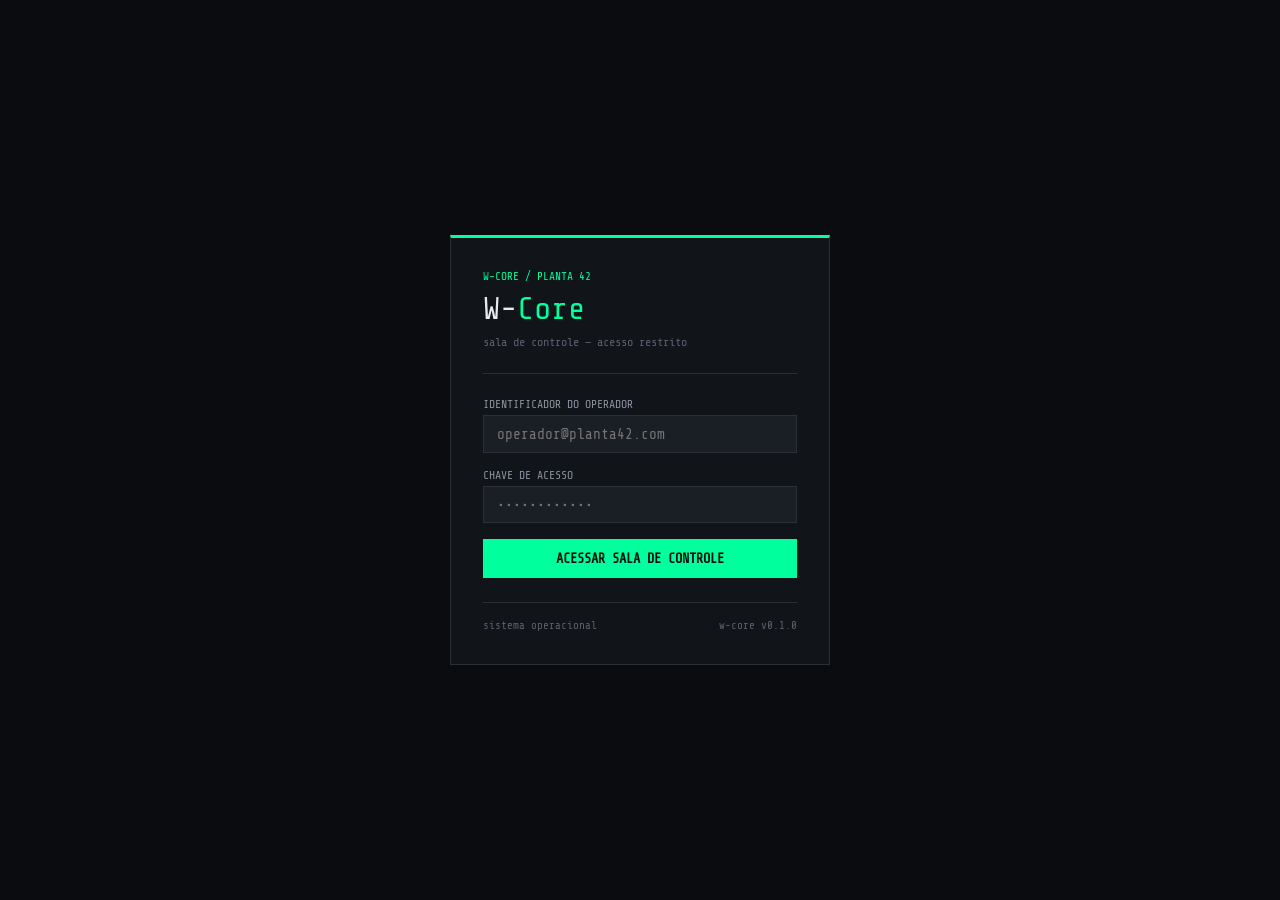
<file: index.html>
<!DOCTYPE html>
<html lang="pt-BR">
<head>
  <meta charset="UTF-8" />
  <meta name="viewport" content="width=device-width, initial-scale=1.0" />
  <title>W-Core - Login</title>

  <link href="https://fonts.googleapis.com/css2?family=Share+Tech+Mono&family=Barlow:wght@300;400;600&display=swap" rel="stylesheet" />

  <link rel="stylesheet" href="css/variables.css" />
  <link rel="stylesheet" href="css/login.css" />
</head>
<body>

  <div class="login-panel">

    <header class="login-header">
      <p class="system-tag">W-CORE / PLANTA 42</p>
      <h1>W-<span>Core</span></h1>
      <p class="system-subtitle">sala de controle — acesso restrito</p>
    </header>

    <hr class="divider" />

    <div class="login-form">

      <div class="field-group">
        <label for="email">identificador do operador</label>
        <input
          type="email"
          id="email"
          placeholder="operador@planta42.com"
          autocomplete="email"
        />
      </div>

      <div class="field-group">
        <label for="password">chave de acesso</label>
        <input
          type="password"
          id="password"
          placeholder="••••••••••••"
          autocomplete="current-password"
        />
      </div>

      <button class="btn-login" id="btn-login">
        acessar sala de controle
      </button>

      <p class="error-msg" id="error-msg"></p>

    </div>

    <footer class="login-footer">
      <span class="status-indicator">sistema operacional</span>
      <span class="version">w-core v0.1.0</span>
    </footer>

  </div>

  <script src="js/login.js"></script>

</body>
</html>
</file>
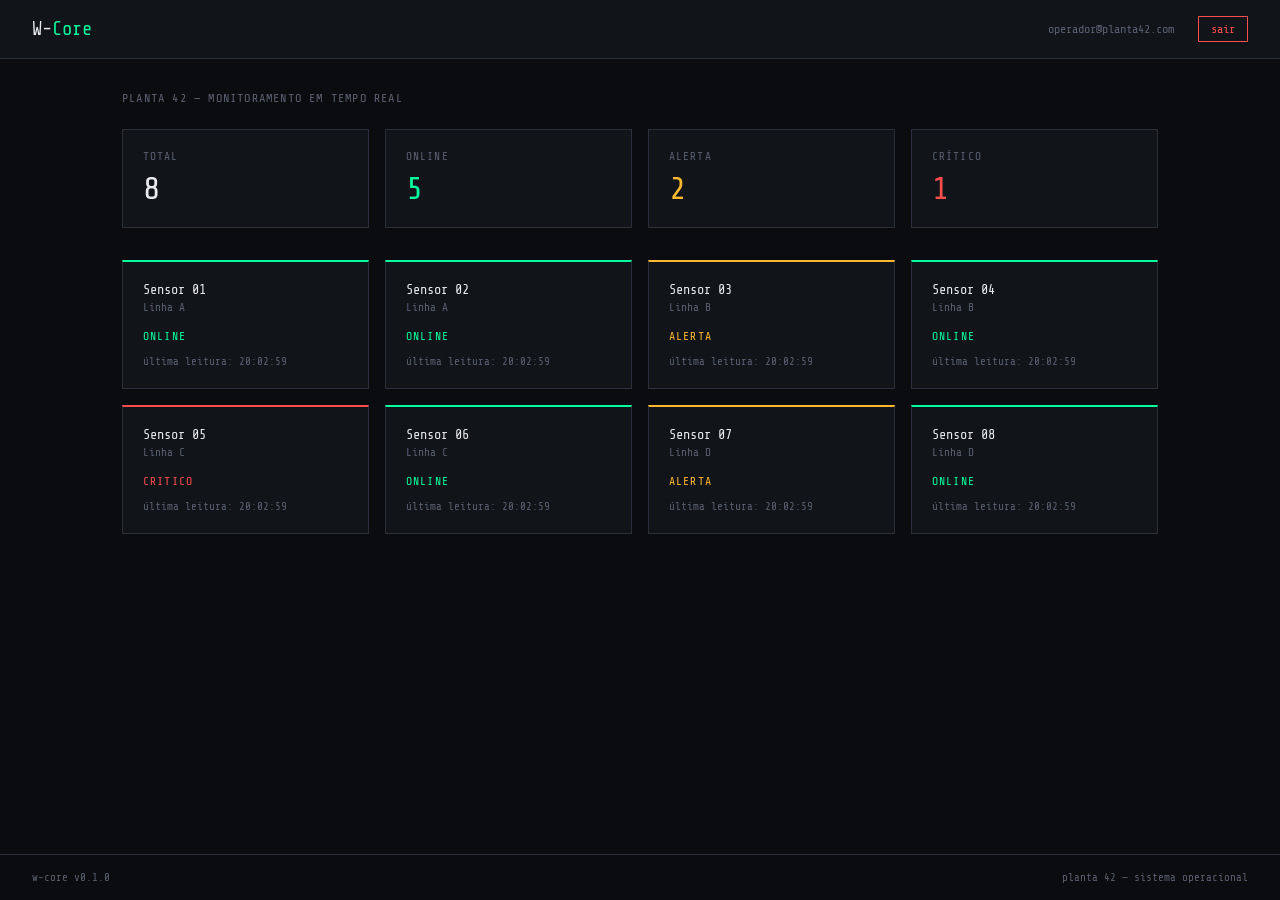
<file: dashboard.html>
<!DOCTYPE html>
<html lang="pt-BR">
<head>
  <meta charset="UTF-8" />
  <meta name="viewport" content="width=device-width, initial-scale=1.0" />
  <title>W-Core — Sala de Controle</title>
  <link href="https://fonts.googleapis.com/css2?family=Share+Tech+Mono&family=Barlow:wght@300;400;600&display=swap" rel="stylesheet" />
  <link rel="stylesheet" href="css/variables.css" />
  <link rel="stylesheet" href="css/dashboard.css" />
</head>
<body>

  <header class="topbar">
    <span class="topbar-logo">W-<span>Core</span></span>
    <nav class="topbar-right">
      <span class="topbar-user">operador@planta42.com</span>
      <a href="index.html" class="btn-logout">sair</a>
    </nav>
  </header>

  <main class="container">

    <p class="page-title">planta 42 — monitoramento em tempo real</p>

    <section class="summary">
      <div class="summary-card">
        <p class="summary-label">total</p>
        <p class="summary-value" id="total">8</p>
      </div>
      <div class="summary-card">
        <p class="summary-label">online</p>
        <p class="summary-value green" id="count-online">0</p>
      </div>
      <div class="summary-card">
        <p class="summary-label">alerta</p>
        <p class="summary-value amber" id="count-alerta">0</p>
      </div>
      <div class="summary-card">
        <p class="summary-label">crítico</p>
        <p class="summary-value red" id="count-critico">0</p>
      </div>
    </section>

    <section class="sensors-grid" id="sensors-grid">
    </section>

  </main>

  <footer class="footer">
    <span>w-core v0.1.0</span>
    <span>planta 42 — sistema operacional</span>
  </footer>

  <script src="js/dashboard.js"></script>

</body>
</html>
</file>
<file: css/variables.css>
:root {
  --bg-base: #0a0c0f;
  --bg-surface: #111419;
  --bg-input: #1a1e25;

  --border: #2a2f3a;

  --text-primary: #e8eaf0;
  --text-muted: #5a6070;
  --text-label: #8892a0;

  --green: #00ff9d;
  --green-hover: #00c97a;
  --amber: #ffb830;
  --red: #ff4d4d;

  --font-mono: 'Share Tech Mono', monospace;
  --font-body: 'Barlow', sans-serif;
}
</file>
<file: css/login.css>
* {
  margin: 0;
  padding: 0;
  box-sizing: border-box;
}

body {
  background-color: #0a0c0f;
  color: #e8eaf0;
  font-family: 'Barlow', sans-serif;
  height: 100vh;
  display: flex;
  align-items: center;
  justify-content: center;
}

.login-panel {
  background-color: #111419;
  border: 1px solid #2a2f3a;
  border-top: 3px solid #00ff9d;
  padding: 2rem;
  width: 380px;
}

h1 {
  font-family: 'Share Tech Mono', monospace;
  font-size: 2rem;
  font-weight: 400;
  margin-bottom: 0.5rem;
}

h1 span {
  color: #00ff9d;
}

.system-tag {
  font-family: 'Share Tech Mono', monospace;
  font-size: 0.7rem;
  color: #00ff9d;
  margin-bottom: 0.5rem;
}

.system-subtitle {
  font-family: 'Share Tech Mono', monospace;
  font-size: 0.75rem;
  color: #5a6070;
}

.divider {
  border: none;
  border-top: 1px solid #2a2f3a;
  margin: 1.5rem 0;
}

label {
  display: block;
  font-family: 'Share Tech Mono', monospace;
  font-size: 0.72rem;
  color: #8892a0;
  text-transform: uppercase;
  margin-bottom: 0.3rem;
}

input {
  width: 100%;
  background-color: #1a1e25;
  border: 1px solid #2a2f3a;
  color: #e8eaf0;
  font-family: 'Share Tech Mono', monospace;
  font-size: 0.9rem;
  padding: 0.6rem 0.8rem;
  outline: none;
  margin-bottom: 1rem;
}

input:focus {
  border-color: #00ff9d;
}

button {
  width: 100%;
  background-color: #00ff9d;
  color: #0a0c0f;
  border: none;
  font-family: 'Share Tech Mono', monospace;
  font-size: 0.85rem;
  font-weight: bold;
  padding: 0.75rem;
  cursor: pointer;
  text-transform: uppercase;
}

button:hover {
  background-color: #00c97a;
}

.error-msg {
  color: #ff4d4d;
  font-family: 'Share Tech Mono', monospace;
  font-size: 0.75rem;
  margin-top: 0.5rem;
  display: none;
}

.error-msg.visible {
  display: block;
}

.login-footer {
  display: flex;
  justify-content: space-between;
  margin-top: 1.5rem;
  padding-top: 1rem;
  border-top: 1px solid #2a2f3a;
  font-family: 'Share Tech Mono', monospace;
  font-size: 0.68rem;
  color: #5a6070;
}

@media (max-width: 768px) {
  .login-panel {
    width: 95%;
    padding: 1.5rem;
  }
}
</file>
<file: css/dashboard.css>
* {
  margin: 0;
  padding: 0;
  box-sizing: border-box;
}

body {
  background-color: #0a0c0f;
  color: #e8eaf0;
  font-family: 'Barlow', sans-serif;
  min-height: 100vh;
}

.topbar {
  background-color: #111419;
  border-bottom: 1px solid #2a2f3a;
  padding: 1rem 2rem;
  display: flex;
  justify-content: space-between;
  align-items: center;
}

.topbar-logo {
  font-family: 'Share Tech Mono', monospace;
  font-size: 1.2rem;
  font-weight: 400;
}

.topbar-logo span {
  color: #00ff9d;
}

.topbar-right {
  display: flex;
  align-items: center;
  gap: 1.5rem;
}

.topbar-user {
  font-family: 'Share Tech Mono', monospace;
  font-size: 0.75rem;
  color: #5a6070;
}

.btn-logout {
  font-family: 'Share Tech Mono', monospace;
  font-size: 0.75rem;
  color: #ff4d4d;
  text-decoration: none;
  border: 1px solid #ff4d4d;
  padding: 0.3rem 0.75rem;
}

.btn-logout:hover {
  background-color: #ff4d4d;
  color: #0a0c0f;
}

.container {
  padding: 2rem;
  max-width: 1100px;
  margin: 0 auto;
}

.page-title {
  font-family: 'Share Tech Mono', monospace;
  font-size: 0.75rem;
  color: #5a6070;
  text-transform: uppercase;
  letter-spacing: 0.1em;
  margin-bottom: 1.5rem;
}

.summary {
  display: grid;
  grid-template-columns: repeat(4, 1fr);
  gap: 1rem;
  margin-bottom: 2rem;
}

.summary-card {
  background-color: #111419;
  border: 1px solid #2a2f3a;
  padding: 1.25rem;
}

.summary-label {
  font-family: 'Share Tech Mono', monospace;
  font-size: 0.7rem;
  color: #5a6070;
  text-transform: uppercase;
  letter-spacing: 0.1em;
  margin-bottom: 0.5rem;
}

.summary-value {
  font-family: 'Share Tech Mono', monospace;
  font-size: 2rem;
  font-weight: 400;
}

.summary-value.green { color: #00ff9d; }
.summary-value.amber { color: #ffb830; }
.summary-value.red   { color: #ff4d4d; }

.sensors-grid {
  display: grid;
  grid-template-columns: repeat(4, 1fr);
  gap: 1rem;
}

.sensor-card {
  background-color: #111419;
  border: 1px solid #2a2f3a;
  border-top: 2px solid #2a2f3a;
  padding: 1.25rem;
}

.sensor-card.online  { border-top-color: #00ff9d; }
.sensor-card.alerta  { border-top-color: #ffb830; }
.sensor-card.critico { border-top-color: #ff4d4d; }

.sensor-name {
  font-family: 'Share Tech Mono', monospace;
  font-size: 0.85rem;
  margin-bottom: 0.25rem;
}

.sensor-location {
  font-family: 'Share Tech Mono', monospace;
  font-size: 0.7rem;
  color: #5a6070;
  margin-bottom: 1rem;
}

.sensor-status {
  font-family: 'Share Tech Mono', monospace;
  font-size: 0.72rem;
  text-transform: uppercase;
  letter-spacing: 0.1em;
  margin-bottom: 0.75rem;
}

.sensor-status.online  { color: #00ff9d; }
.sensor-status.alerta  { color: #ffb830; }
.sensor-status.critico { color: #ff4d4d; }

.sensor-time {
  font-family: 'Share Tech Mono', monospace;
  font-size: 0.68rem;
  color: #5a6070;
}

.footer {
  display: flex;
  justify-content: space-between;
  padding: 1rem 2rem;
  border-top: 1px solid #2a2f3a;
  font-family: 'Share Tech Mono', monospace;
  font-size: 0.68rem;
  color: #5a6070;
  position: fixed;
  bottom: 0;
  left: 0;
  right: 0;
  background-color: #0a0c0f;
}

@media (max-width: 768px) {
  .summary {
    grid-template-columns: repeat(2, 1fr);
  }

  .sensors-grid {
    grid-template-columns: repeat(2, 1fr);
  }

  .topbar-user {
    display: none;
  }

  .footer {
    display: none;
  }

  .container {
    padding: 1rem;
  }
}
</file>
